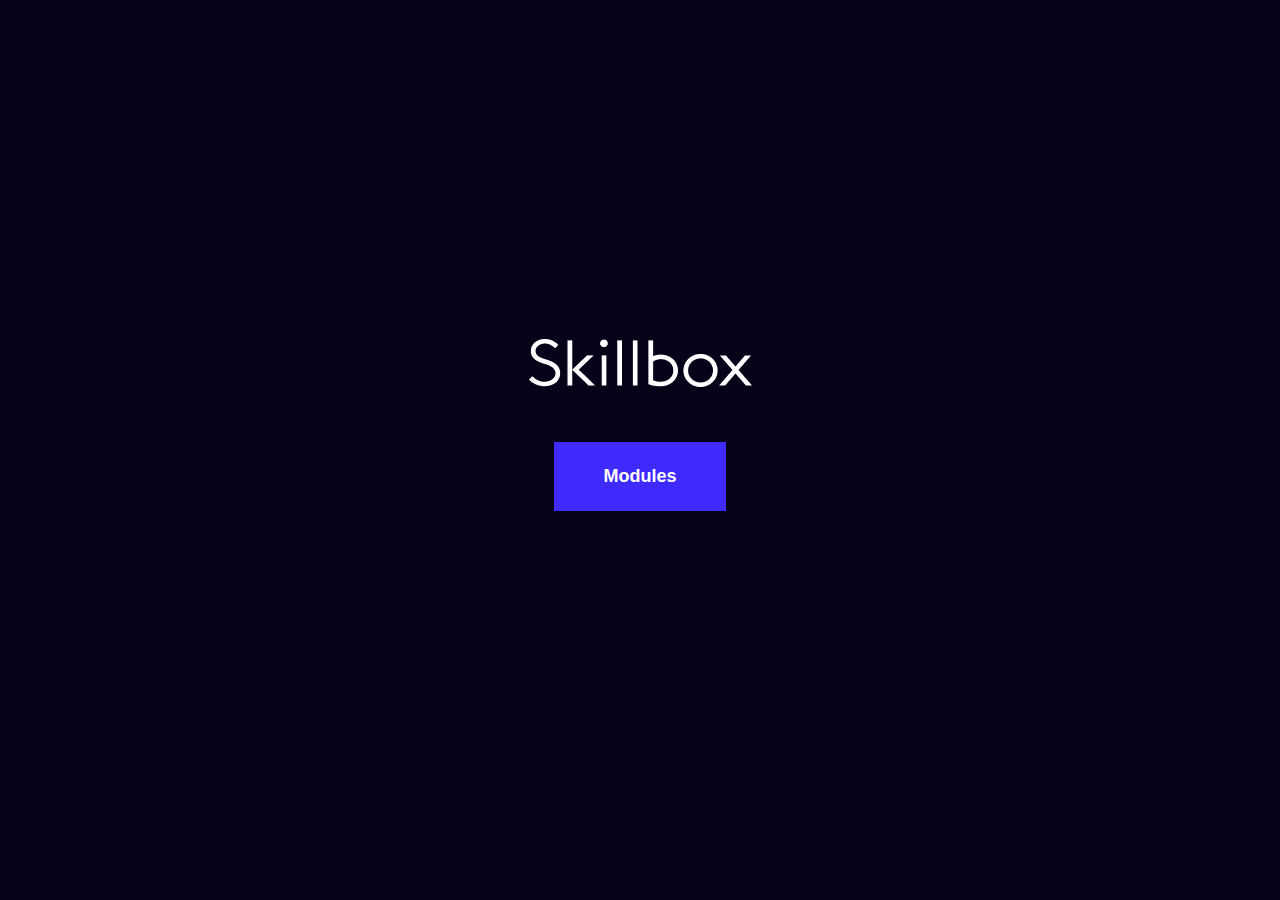
<file: index.html>
<!DOCTYPE html>
<html lang="ru">

<head>
  <meta charset="UTF-8">
  <meta http-equiv="X-UA-Compatible" content="IE=edge">
  <meta name="viewport" content="width=device-width, initial-scale=1.0">
  <title>Главная страница</title>
  <link rel="stylesheet" href="CSS/normalize.css">
  <link rel="stylesheet" href="CSS/style.css">
</head>

<body>
  <div class="home_main-content">
    <a class="home_logo" href=" https://skillbox.ru" target="_blank">
      <img src="./img/logo-light.png" alt="Логотип">
    </a>

    <div class="home_links">
      <a class="home_link" href="modules.html" target="_blank">Modules</a>

    </div>

  </div>
</body>

</html>
</file>
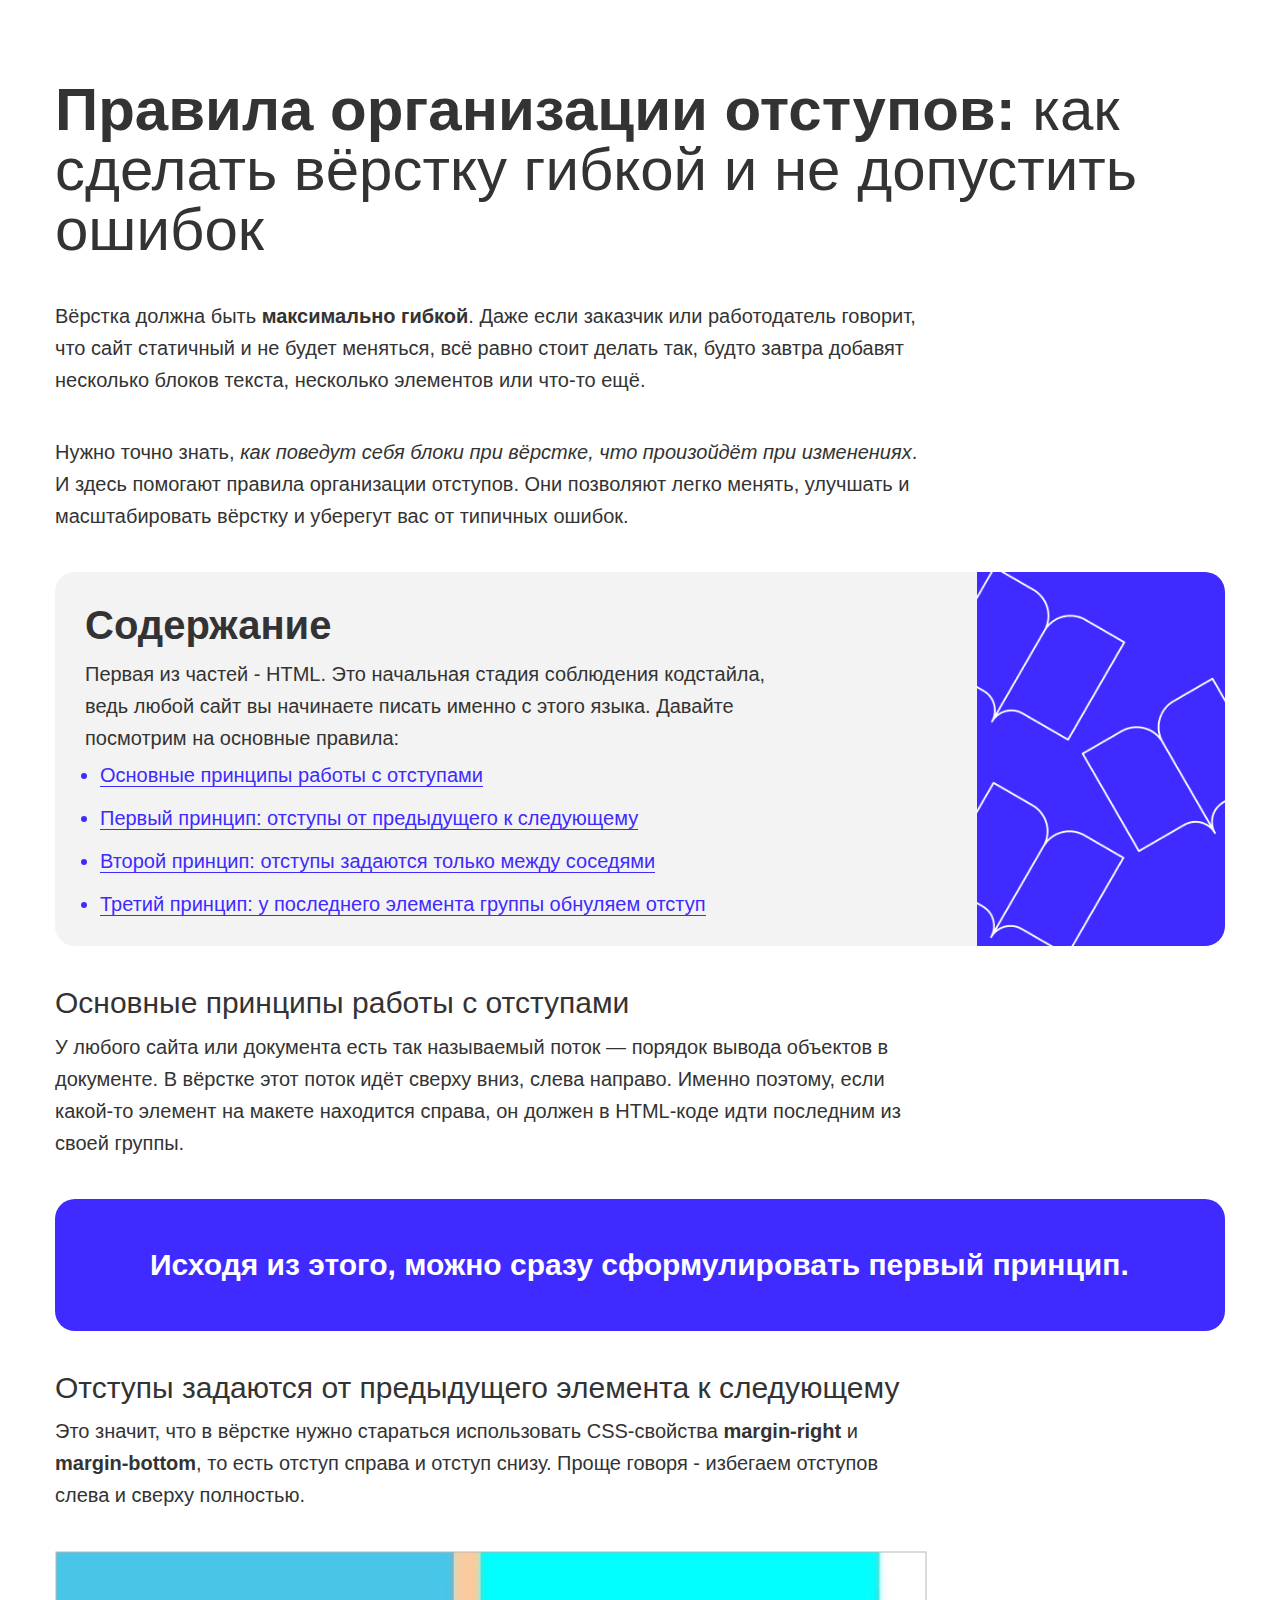
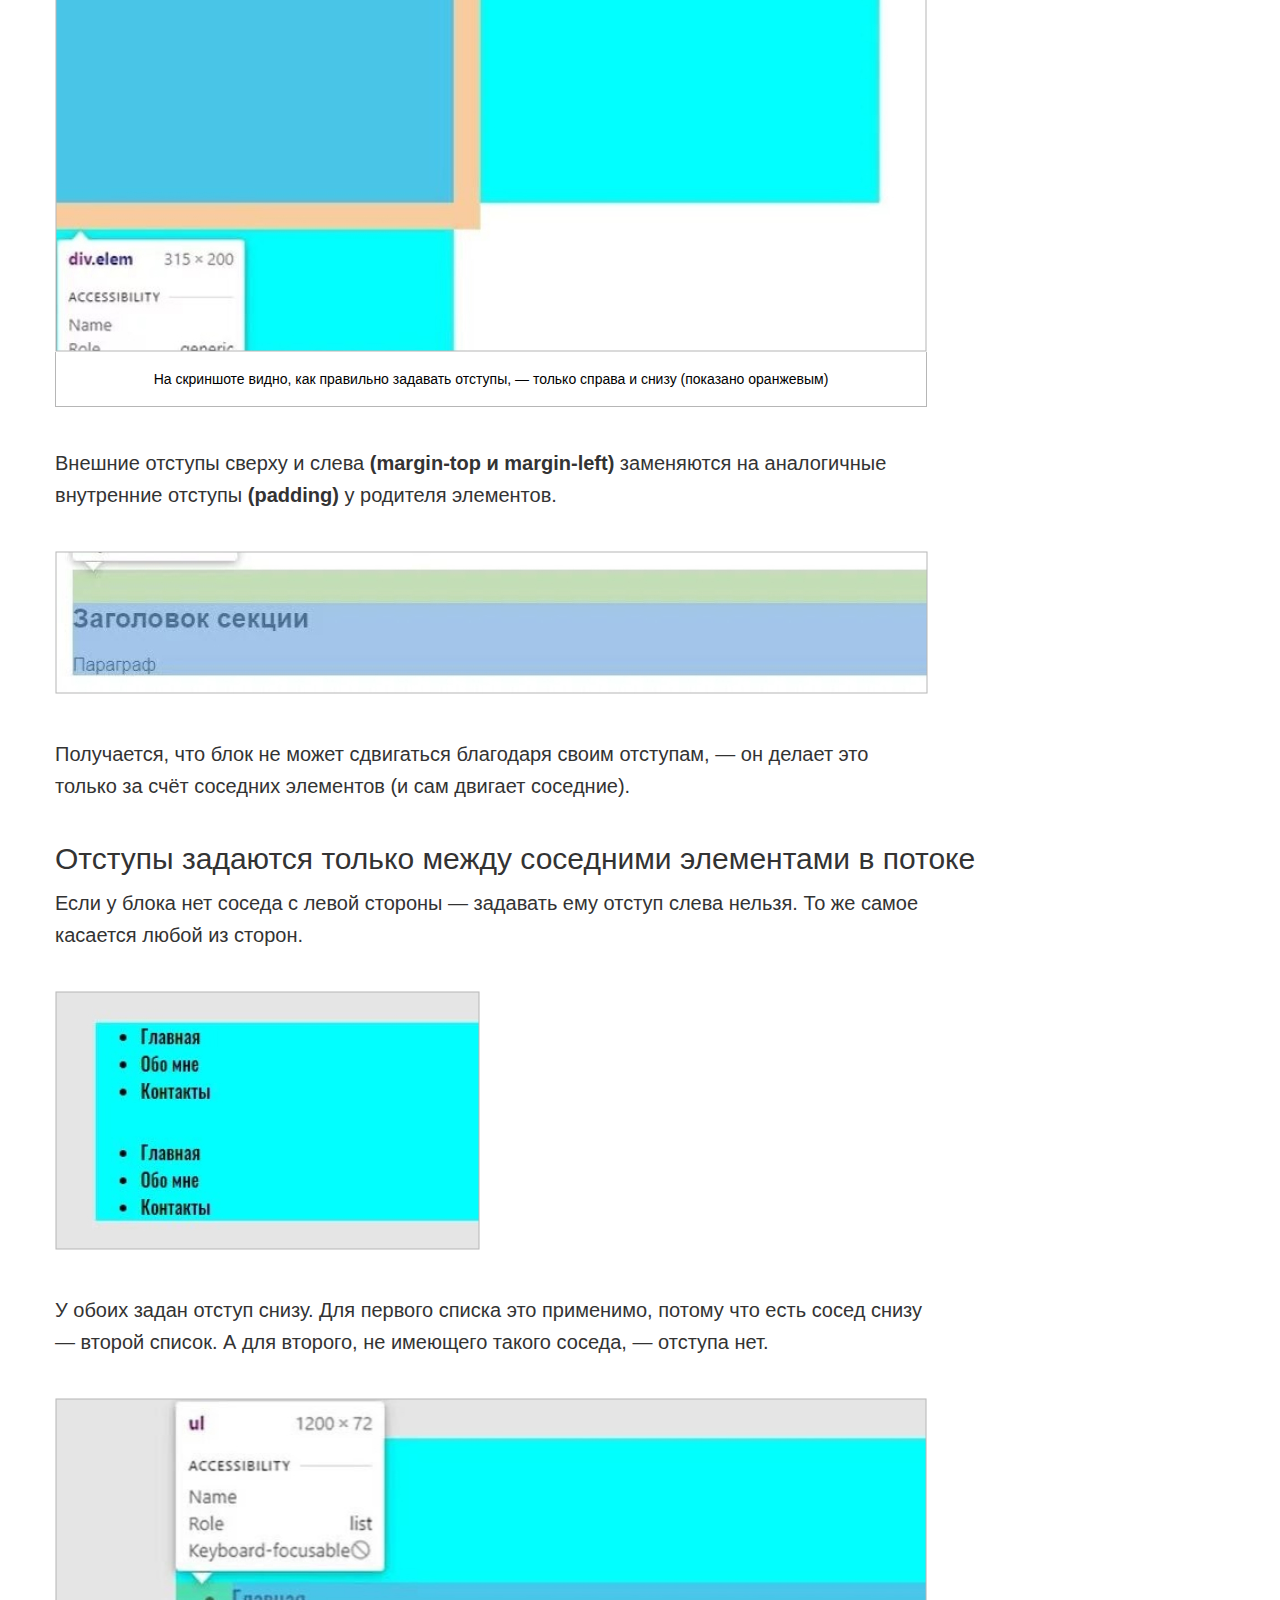
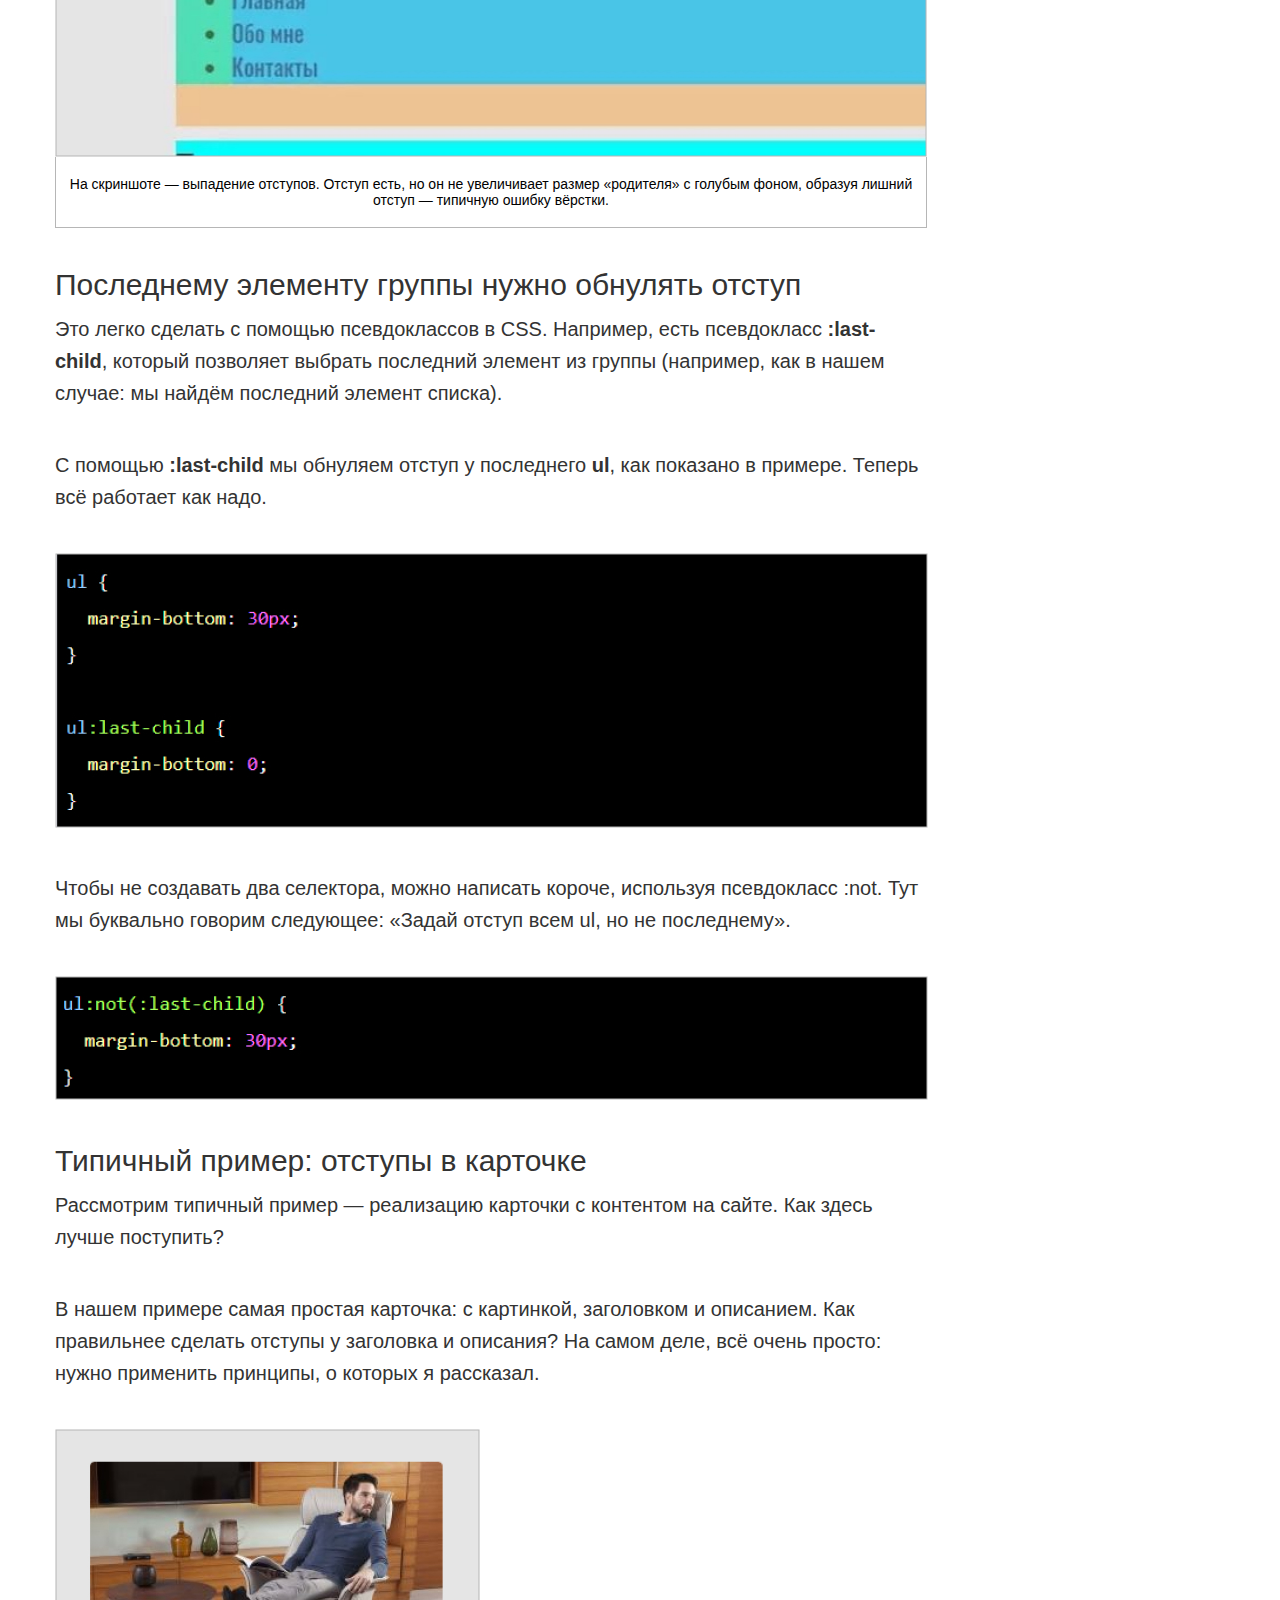
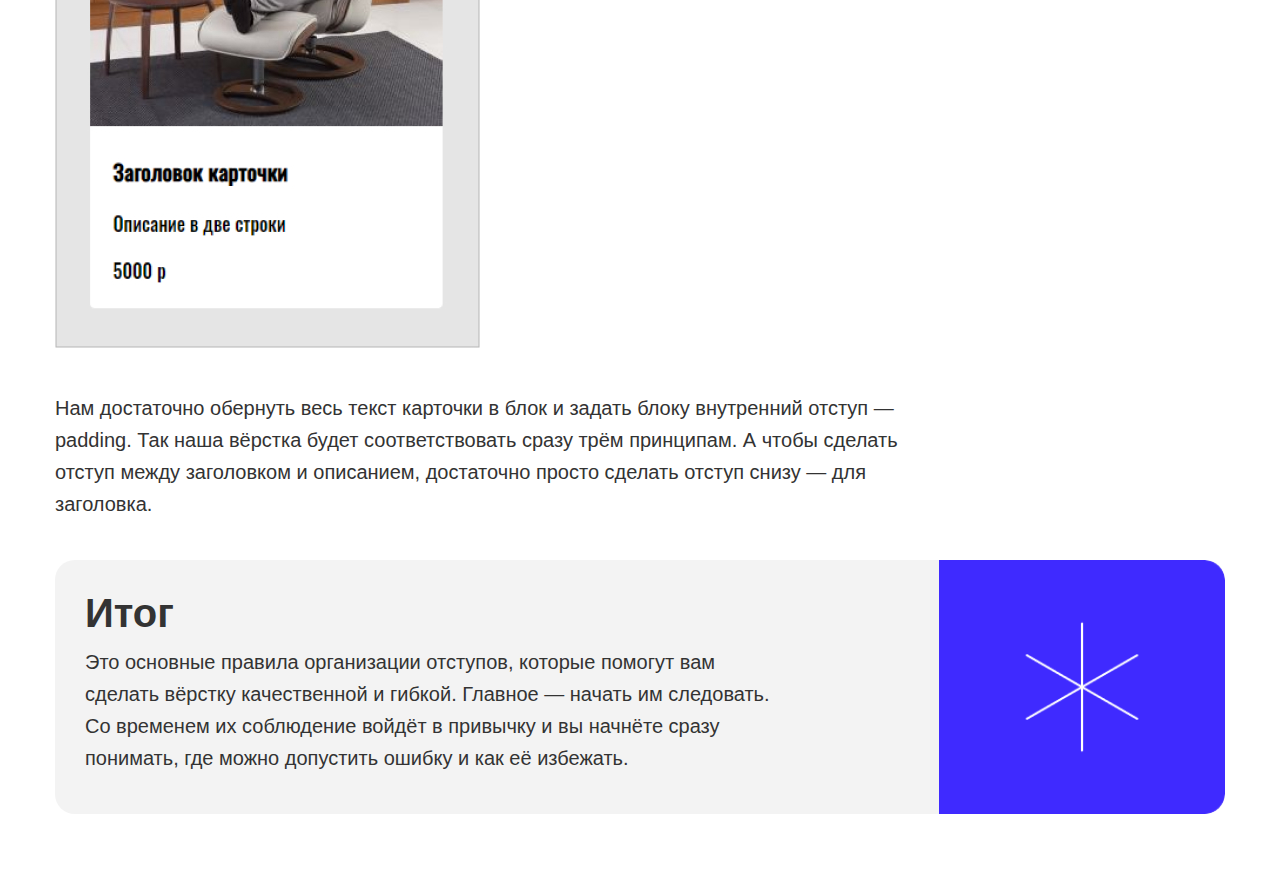
<file: article.html>
<!DOCTYPE html>
<html lang="ru">

<head>
  <meta charset="UTF-8">
  <meta http-equiv="X-UA-Compatible" content="IE=edge">
  <meta name="viewport" content="width=device-width, initial-scale=1.0">
  <title>Страница статьи</title>
  <link rel="stylesheet" href="CSS/normalize.css">
  <link rel="stylesheet" href="CSS/style.css">
</head>

<body>
  <div class="article_container">
    <h1 class="article_heading1"><strong>Правила организации отступов:</strong> как сделать вёрстку гибкой и не
      допустить ошибок</h1>

    <p class="article_paragraph">Вёрстка должна быть <b>максимально гибкой</b>. Даже если заказчик или работодатель
      говорит, что сайт статичный и не
      будет меняться, всё равно стоит делать так, будто завтра добавят несколько блоков текста, несколько элементов или
      что-то ещё.
    </p>
    <p class="article_paragraph">Нужно точно знать, <i>как поведут себя блоки при вёрстке, что произойдёт при
        изменениях</i>. И здесь помогают
      правила организации отступов. Они позволяют легко менять, улучшать и масштабировать вёрстку и уберегут вас от
      типичных ошибок.</p>
    <div class="article_grey-block grey-image-1">
      <h2 class="article_heading2"> Содержание</h2>
      <p class="article_paragraph">Первая из частей - HTML. Это начальная стадия соблюдения кодстайла, ведь любой сайт
        вы начинаете писать именно с
        этого языка. Давайте посмотрим на основные правила:
      </p>
      <ul class="article_items">
        <li class="article_item"><a class="article_link" href="#paragraph1">Основные принципы работы с отступами</a>
        </li>
        <li class="article_item"><a class="article_link" href="#paragraph2">Первый принцип: отступы от предыдущего к
            следующему</a></li>
        <li class="article_item"><a class="article_link" href="#paragraph3">Второй принцип: отступы задаются только
            между соседями</a></li>
        <li class="article_item"><a class="article_link" href="#paragraph4">Третий принцип: у последнего элемента группы
            обнуляем отступ</a>
        </li>
      </ul>
    </div>
    <div id="paragraph1">
      <h3 class="article_heading3">
        Основные принципы работы с отступами
      </h3>

      <p class="article_paragraph">У любого сайта или документа есть так называемый поток — порядок вывода объектов в
        документе. В вёрстке этот
        поток идёт сверху вниз, слева направо. Именно поэтому, если какой-то элемент на макете находится справа, он
        должен
        в HTML-коде идти последним из своей группы.</p>

      <p class="article_paragraph blue-block">Исходя из этого, можно сразу сформулировать первый принцип.</p>

    </div>
    <div id="paragraph2">
      <h3 class="article_heading3">
        Отступы задаются от предыдущего элемента к следующему
      </h3>

      <p class="article_paragraph">Это значит, что в вёрстке нужно стараться использовать CSS-свойства
        <b>margin-right</b> и <b>margin-bottom</b>,
        то есть отступ справа и отступ снизу. Проще говоря - избегаем отступов слева и сверху полностью.
      </p>
      <figure class="article_img">

        <img src="./img/1.jpg" alt="img 1">
        <figcaption class="article_description">На скриншоте видно, как правильно задавать отступы, — только справа и
          снизу (показано оранжевым)
        </figcaption>
      </figure>

      <p class="article_paragraph">Внешние отступы сверху и слева <b>(margin-top и margin-left)</b> заменяются на
        аналогичные внутренние отступы
        <b>(padding)</b> у родителя элементов.
      </p>

      <img class="article_img1" src="./img/2.jpg" alt="img 2">


      <p class="article_paragraph">Получается, что блок не может сдвигаться благодаря своим отступам, — он делает это
        только за счёт соседних
        элементов (и сам двигает соседние).
      </p>
    </div>
    <div id="paragraph3">
      <h3 class="article_heading3">
        Отступы задаются только между соседними элементами в потоке
      </h3>
      <p class="article_paragraph">Если у блока нет соседа с левой стороны — задавать ему отступ слева нельзя. То же
        самое касается любой из сторон.
      </p>

      <img class="article_img1" src="./img/3.jpg" alt="img 3">

      <p class="article_paragraph">У обоих задан отступ снизу. Для первого списка это применимо, потому что есть сосед
        снизу — второй список. А для
        второго, не имеющего такого соседа, — отступа нет.</p>
      <figure class="article_img">
        <img src="./img/4.jpg" alt="img 4">
        <figcaption class="article_description">На скриншоте — выпадение отступов. Отступ есть, но он не увеличивает
          размер «родителя» с голубым
          фоном, образуя лишний отступ — типичную ошибку вёрстки.</figcaption>
      </figure>

    </div>
    <div id="paragraph4">
      <h3 class="article_heading3">
        Последнему элементу группы нужно обнулять отступ

      </h3>


      <p class="article_paragraph">Это легко сделать с помощью псевдоклассов в CSS. Например, есть псевдокласс
        <b>:last-child</b>, который позволяет
        выбрать последний элемент из группы (например, как в нашем случае: мы найдём последний элемент списка).
      </p>
      <p class="article_paragraph">С помощью <b>:last-child</b> мы обнуляем отступ у последнего <b>ul</b>, как показано
        в примере. Теперь всё
        работает как надо.</p>

        <img class="article_img1" src="./img/5.jpg" alt="img 5">

      <p class="article_paragraph">Чтобы не создавать два селектора, можно написать короче, используя псевдокласс :not.
        Тут мы буквально говорим
        следующее: «Задай отступ всем ul, но не последнему».</p>

      <img class="article_img1" src="./img/6.jpg" alt="img 6">

    </div>
    <div>
      <h3 class="article_heading3">Типичный пример: отступы в карточке</h3>


      <p class="article_paragraph">Рассмотрим типичный пример — реализацию карточки с контентом на сайте. Как здесь
        лучше поступить?</p>

      <p class="article_paragraph">В нашем примере самая простая карточка: с картинкой, заголовком и описанием. Как
        правильнее сделать отступы у
        заголовка и описания? На самом деле, всё очень просто: нужно применить принципы, о которых я рассказал.
      </p>

      <img class="article_img1" src="./img/7.jpg" alt="img 7">



      <p class="article_paragraph">Нам достаточно обернуть весь текст карточки в блок и задать блоку внутренний отступ —
        padding. Так наша вёрстка
        будет соответствовать сразу трём принципам. А чтобы сделать отступ между заголовком и описанием, достаточно
        просто
        сделать отступ снизу — для заголовка.</p>
    </div>
    <div class="article_grey-block grey-image-2">
      <h2 class="article_heading2">Итог</h2>
      <p class="article_paragraph">Это основные правила организации отступов, которые помогут вам сделать вёрстку
        качественной и гибкой. Главное —
        начать им следовать. Со временем их соблюдение войдёт в привычку и вы начнёте сразу понимать, где можно
        допустить
        ошибку и как её избежать.</p>
    </div>
  </div>

</body>

</html>
</file>
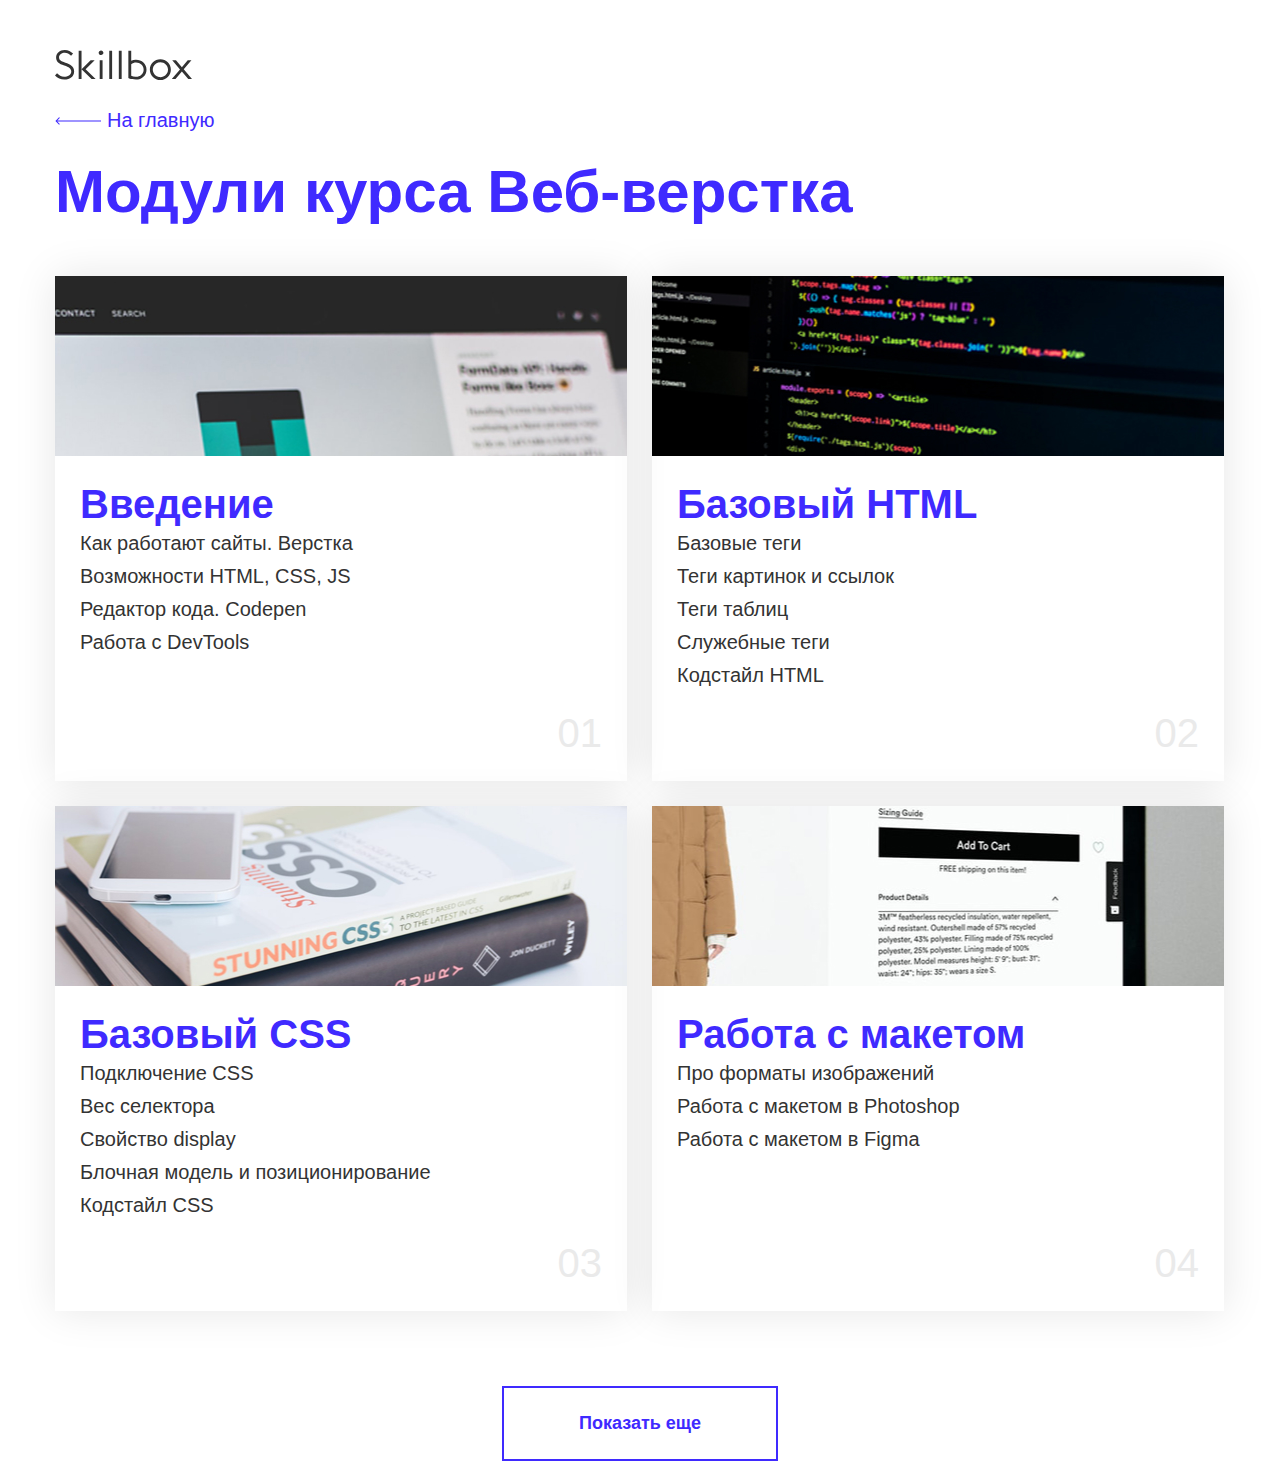
<file: modules.html>
<!DOCTYPE html>
<html lang="ru">

<head>
  <meta charset="UTF-8">
  <meta http-equiv="X-UA-Compatible" content="IE=edge">
  <meta name="viewport" content="width=device-width, initial-scale=1.0">
  <title>Модули курса Веб-верстка </title>
  <link rel="stylesheet" href="CSS/normalize.css">
  <link rel="stylesheet" href="CSS/style.css">

</head>

<body>
  <div class="modules_container">
    <a class="module_logotip" href=" https://skillbox.ru" target="_blank">
      <img src="./img/skillbox1.svg" alt="Логотип">
    </a>
    <a class="module_link" href="index.html" target="_blank">На главную</a>
    <h2 class="module_heading">Модули курса Веб-верстка</h2>
    <ul class="modules_list">
      <li class="modules_list_item image-1">
        <ul class="module_inserted_list">
          <li>
            <h2 class="module_heading2">Введение</h2>
          </li>
          <li class="module_section">Как работают сайты. Верстка</li>
          <li class="module_section">Возможности HTML, CSS, JS</li>
          <li class="module_section">Редактор кода. Codepen</li>
          <li class="module_section">Работа с DevTools</li>
        </ul>
        <span class="module_number">01</span>
      </li>
      <li class="modules_list_item image-2">
        <ul class="module_inserted_list">
          <li>
            <h2 class="module_heading2">Базовый HTML</h2>
          </li>
          <li class="module_section">Базовые теги</li>
          <li class="module_section">Теги картинок и ссылок</li>
          <li class="module_section">Теги таблиц</li>
          <li class="module_section">Служебные теги</li>
          <li class="module_section">Кодстайл HTML</li>
        </ul>
        <span class="module_number">02</span>
      </li>
      <li class="modules_list_item image-3">
        <ul class="module_inserted_list">
          <li>
            <h2 class="module_heading2">Базовый CSS</h2>
          </li>
          <li class="module_section">Подключение CSS</li>
          <li class="module_section">Вес селектора</li>
          <li class="module_section">Свойство display</li>
          <li class="module_section">Блочная модель и позиционирование</li>
          <li class="module_section">Кодстайл CSS</li>
        </ul>
        <span class="module_number">03</span>

      </li>
      <li class="modules_list_item image-4">
        <ul class="module_inserted_list">
          <li>
            <h2 class="module_heading2">Работа с макетом</h2>
          </li>
          <li class="module_section">Про форматы изображений</li>
          <li class="module_section">Работа с макетом в Photoshop</li>
          <li class="module_section">Работа с макетом в Figma</li>

        </ul>
        <span class="module_number">04</span>
      </li>
    </ul>

    <button class="module_button">Показать еще</button>

  </div>
</body>

</html>
</file>
<file: CSS/style.css>
html {
  box-sizing: border-box;
}

*,
*::before,
*::after {
  box-sizing: inherit;
}

a {
  color: inherit;
  text-decoration: none;
}

img {
  max-width: 100%;
}

body {
  font-family: 'font', sans-serif;
}

.home_main-content {
  display: flex;

  flex-direction: column;

  align-items: center;

  justify-content: center;

  min-height: 100vh;

  color: #fff;

  background-color: #070217;
}

.home_logo {
  display: inline-block;
  margin-bottom: 50px;
}

.home_links {
  margin-bottom: 50px;
}

.home_link {
  display: inline-block;
  padding: 24px 49px;
}

.home_link:not(:last-child) {
  margin-right: 25px;
}

body {
  font-family: Arial, Verdana, sans-serif;
}

.home_link {
  font-weight: 700;
  font-size: 18px;
  background-color: #3f2aff;
}

.home_download {
  font-weight: 700;
  font-size: 18px;
  color: #3f2aff;
  padding-left: 30px;
  background-image: url("../img/download.png");
  background-position: left center;
  background-size: 20px 20px;
  background-repeat: no-repeat;
}

.article_container {
  margin: 0 auto;
  padding: 80px 0;
  width: 1170px;
}

h1,
h2,
h3,
p,
ul,
figure {
  margin: 0;
  padding: 0;
}

.article_heading1 {
  margin-bottom: 40px;
}

.article_paragraph {
  margin-bottom: 40px;
  width: 872px;
}

.article_grey-block {
  border-radius: 20px;
  padding: 30px;
  background-color: #f3f3f3;
  margin-bottom: 40px;
}

.article_grey-block:last-child {
  margin-bottom: 0;
}

.article_grey-block .article_paragraph {
  width: 692px;
  margin-bottom: 10px;
}

.article_heading2 {
  margin-bottom: 10px;
}

.article_heading3 {
  margin-bottom: 10px;
}

.article_items {
  padding-left: 15px;
}

.article_item {
  margin-bottom: 20px;
}

.article_item:last-child {
  margin-bottom: 0;
}

.article_img1 {
  display: inline-block;
  margin-bottom: 40px;
}


.article_img {
  display: inline-block;
  margin-bottom: 40px;
  width: 872px;
}

.article_heading1 {
  font-weight: 400;
  font-size: 60px;
  line-height: 60px;
  color: #333;
}

.article_paragraph {
  font-weight: 400;
  font-size: 20px;
  line-height: 32px;
  color: #333;
}

.blue-block {
  border-radius: 20px;
  padding: 50px 95px;
  width: 100%;
  font-weight: 700;
  font-size: 30px;
  color: white;
  background-color: #3f2aff;

}

.article_grey-block {
  background-position: right;
  background-repeat: no-repeat;
  background-size: contain;
}

.grey-image-1 {
  background-image: url("../img/decorate-1.png")
}

.grey-image-2 {
  background-image: url("../img/decorate-2.png");
}

.article_heading2 {
  font-size: 40px;
  line-height: 46px;
  color: #333;
}

.article_items .article_item::marker {
  color: #3f2aff;
  font-size: 20px;
}

.article_item {
  font-size: 20px;
  color: #3f2aff;
}

.article_link {
  border-bottom: 1px solid #3f2aff;
}

.article_heading3 {
  font-weight: 400;
  font-size: 30px;
  color: #333;
}

figure {
  font-size: 0;

}

.article_description {
  border: 1px solid #b6b6b6;
  border-top: 0;
  padding: 19px 0;
  font-weight: 400;
  font-size: 14px;
  text-align: center;
  ;

}

.modules_container {
  width: 1170px;
  margin: 0 auto;
  max-width: 100%;
  font-family: Arial, Helvetica, sans-serif
}

.module_logotip {
  display: block;
  margin-bottom: 25px;
  padding-top: 50px;
  ;
}

.module_link {
  display: inline-block;
  font-size: 20px;
  font-style: normal;
  font-weight: 400;
  color: #3F2AFF;
  line-height: 23px;
  background-image: url("/img/Arrow1.svg");
  background-position: left center;
  background-repeat: no-repeat;
  padding-left: 52px;
  margin-bottom: 25px;


}

.module_heading {
  font-size: 60px;
  font-style: normal;
  font-weight: 700;
  line-height: 69px;
  color: #3F2AFF;
  margin-bottom: 50px;

}

.modules_list {
  font-size: 0;
  list-style: none;
  margin-bottom: 50px;
}

.modules_list_item {
  width: 572px;
  min-height: 505px;
  display: inline-block;
  position: relative;
  margin-bottom: 25px;
  margin-right: 25px;
  font-size: 16px;
  padding: 205px 25px 25px 25px;
  vertical-align: top;
  box-shadow: 0px 0px 40px 0px #0000001A;
  ;
}

.modules_list_item:nth-child(2n) {
  margin-right: 0;
}

.modules_list_item:before {
  content: "";
  position: absolute;
  top: 0;
  left: 0;
  width: 100%;
  height: 180px;
  background-size: cover;
}

.image-1:before {
  background-image: url("/img/block1.jpg");
}

.image-2:before {
  background-image: url("/img/block2.jpg");
}

.image-3::before {
  background-image: url("/img/block3.jpg");

}

.image-4::before {
  background-image: url("/img/block4.jpg")
}

.module_inserted_list {
  list-style: none;
}

.module_heading2 {
  font-size: 40px;
  font-style: normal;
  font-weight: 700;
  line-height: 46px;
  color: #3F2AFF;

}

.module_section {
  font-style: normal;
  font-weight: 400;
  font-size: 20px;
  line-height: 33px;
  color: #333333;

}

.module_number {
  position: absolute;
  font-style: normal;
  font-size: 40px;
  font-weight: 400;
  line-height: 46px;
  right: 25px;
  bottom: 25px;
  color: #EAEAEA;
  text-align: right
}

.module_button {
  display: block;
  margin: 0 auto;
  font-style: normal;
  font-size: 18px;
  font-weight: 700;
  line-height: 21px;
  color: #3f2aff;
  padding: 25px 75px;
  border: 2px solid #3F2AFF;
  background: transparent;
}
</file>
